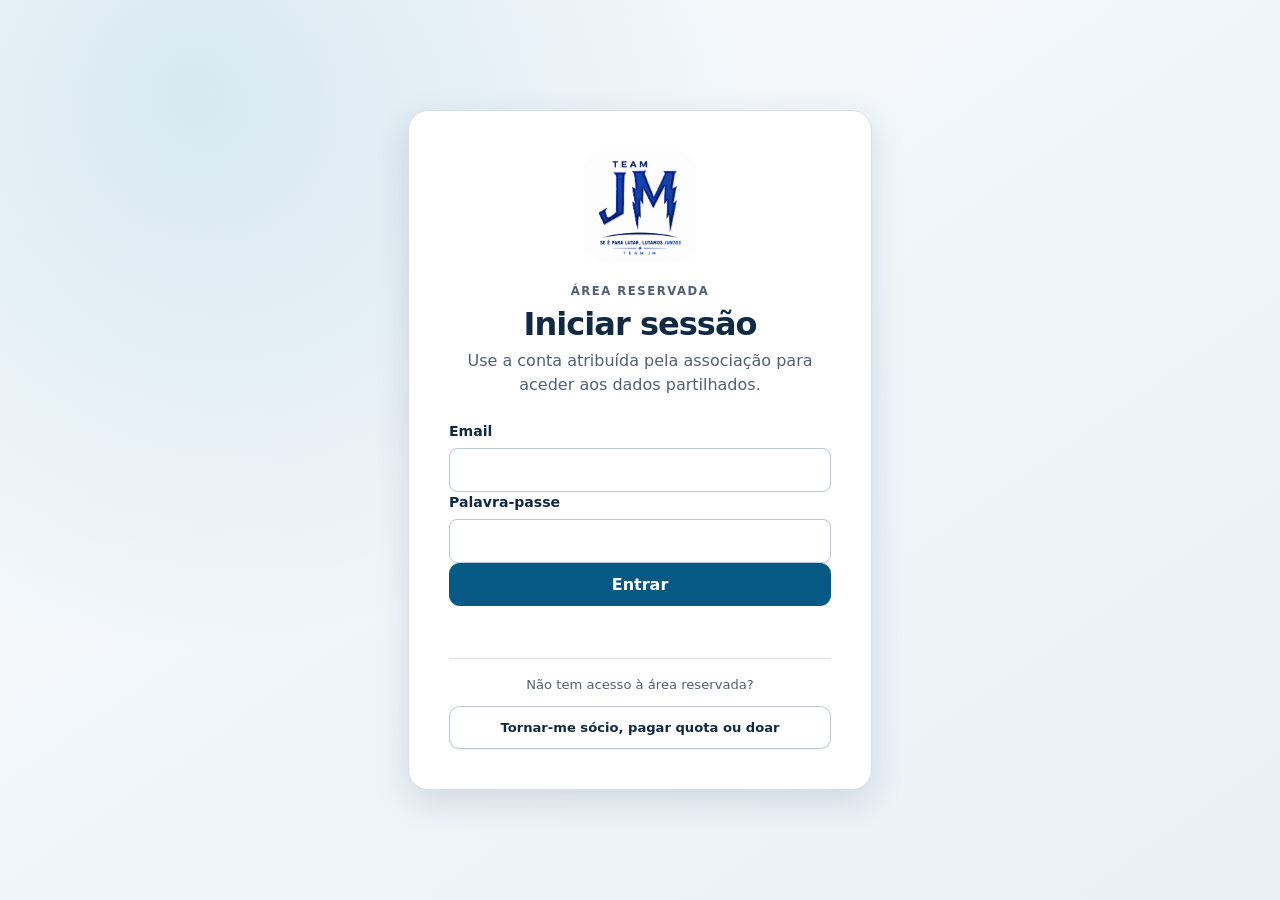
<file: index.html>
<!doctype html>
<html lang="pt-PT">
<head>
  <meta charset="utf-8">
  <meta name="viewport" content="width=device-width, initial-scale=1">
  <meta name="color-scheme" content="light dark">
  <meta name="theme-color" content="#102a43">
  <meta name="referrer" content="no-referrer">
  <meta http-equiv="Content-Security-Policy" content="default-src 'self'; script-src 'self'; style-src 'self' 'unsafe-inline'; img-src 'self' data:; connect-src 'self' https://*.supabase.co wss://*.supabase.co; font-src 'self'; object-src 'none'; base-uri 'self'; form-action 'self'">
  <title>Team JM — Gestão de sócios (UAT v3)</title>
  <script src="theme.js"></script>
  <link rel="stylesheet" href="styles.css">
  <script defer src="vendor/supabase-2.112.4.min.js"></script>
  <script defer src="vendor/xlsx-0.20.3.full.min.js"></script>
  <script defer src="supabase-config.js"></script>
  <script defer src="app.js"></script>
</head>
<body>
  <a class="skip-link" href="#main-content">Saltar para o conteúdo principal</a>

  <noscript>
    <style>#loading-screen { display: none !important; }</style>
    <section class="state-screen">
      <div class="state-card">
        <img class="state-logo" src="assets/JM.png" alt="Team JM">
        <p class="eyebrow">JavaScript necessário</p>
        <h1>Não é possível iniciar a aplicação</h1>
        <p>Ative o JavaScript no navegador e volte a carregar esta página.</p>
      </div>
    </section>
  </noscript>

  <section id="setup-screen" class="state-screen" hidden aria-labelledby="setup-title" aria-live="assertive">
    <div class="state-card state-card--warning">
      <img class="state-logo" src="assets/JM.png" alt="Team JM">
      <p class="eyebrow">Configuração necessária</p>
      <h1 id="setup-title">A aplicação não está pronta</h1>
      <p id="setup-message">Não foi possível validar a ligação segura à base de dados. Contacte o administrador.</p>
      <p class="state-footnote">Por segurança, não serão guardados dados neste navegador.</p>
    </div>
  </section>

  <section id="loading-screen" class="state-screen" aria-label="A iniciar aplicação" aria-live="polite" aria-busy="true">
    <div class="state-card state-card--loading">
      <img class="state-logo" src="assets/JM.png" alt="Team JM">
      <span class="spinner" aria-hidden="true"></span>
      <h1>A iniciar a área reservada</h1>
      <p>A validar a sessão e a ligação segura…</p>
    </div>
  </section>

  <section id="login-screen" class="state-screen" hidden aria-labelledby="login-title">
    <form id="login-form" class="login-card">
      <img class="login-logo" src="assets/JM.png" alt="Team JM">
      <div class="login-heading">
        <p class="eyebrow">Área reservada</p>
        <h1 id="login-title">Iniciar sessão</h1>
        <p>Use a conta atribuída pela associação para aceder aos dados partilhados.</p>
      </div>

      <label class="field" for="login-email">
        <span>Email</span>
        <input id="login-email" name="email" type="email" inputmode="email" autocomplete="username" required>
      </label>
      <label class="field" for="login-password">
        <span>Palavra-passe</span>
        <input id="login-password" name="password" type="password" autocomplete="current-password" required>
      </label>
      <button id="login-button" class="button button-primary button-block" type="submit">Entrar</button>
      <p id="login-error" class="form-message form-message--error" role="alert" aria-live="assertive"></p>
      <div class="public-entry-link">
        <span>Não tem acesso à área reservada?</span>
        <a class="button button-secondary button-block" href="public.html">Tornar-me sócio, pagar quota ou doar</a>
      </div>
    </form>
  </section>

  <div id="app-shell" class="app-shell" hidden>
    <aside class="sidebar" aria-label="Menu da aplicação">
      <div class="brand">
        <img src="assets/JM.png" alt="">
        <div>
          <strong>Team JM</strong>
          <span>Gestão de sócios</span>
        </div>
      </div>

      <nav class="primary-nav" aria-label="Navegação principal">
        <button class="nav-item active" type="button" data-view="dashboard" aria-controls="dashboard-view" aria-current="page">
          <svg viewBox="0 0 24 24" aria-hidden="true"><path d="M4 13h6V4H4v9Zm0 7h6v-5H4v5Zm10 0h6v-9h-6v9Zm0-16v5h6V4h-6Z"/></svg>
          <span>Resumo</span>
        </button>
        <button class="nav-item" type="button" data-view="members" aria-controls="members-view">
          <svg viewBox="0 0 24 24" aria-hidden="true"><path d="M16 11a4 4 0 1 0 0-8 4 4 0 0 0 0 8ZM8 12a4 4 0 1 0 0-8 4 4 0 0 0 0 8Zm8 1c-2.67 0-8 1.34-8 4v3h12v-3c0-1.8-2.42-3-4-4ZM8 14c-3.11 0-6 1.57-6 4v2h4v-3c0-1.17.46-2.15 1.2-2.95A8.9 8.9 0 0 0 8 14Z"/></svg>
          <span>Sócios</span>
        </button>
        <button class="nav-item" type="button" data-view="receipts" aria-controls="receipts-view">
          <svg viewBox="0 0 24 24" aria-hidden="true"><path d="M6 2h12a2 2 0 0 1 2 2v18l-3-2-3 2-3-2-3 2-3-2-3 2V6a4 4 0 0 1 4-4Zm0 2a2 2 0 0 0-2 2v12.26l1-.67 1 .67V4Zm3 3v2h8V7H9Zm0 4v2h8v-2H9Zm0 4v2h5v-2H9Z"/></svg>
          <span>Recibos</span>
        </button>
        <button class="nav-item" type="button" data-view="requests" aria-controls="requests-view" data-role-allow="admin,staff" hidden>
          <svg viewBox="0 0 24 24" aria-hidden="true"><path d="M4 3h16a2 2 0 0 1 2 2v14a2 2 0 0 1-2 2H4a2 2 0 0 1-2-2V5a2 2 0 0 1 2-2Zm0 2v9h4l2 2h4l2-2h4V5H4Zm0 11v3h16v-3h-3.2l-2 2H9.2l-2-2H4Z"/></svg>
          <span>Pedidos <b id="pending-request-count" class="nav-count" hidden>0</b></span>
        </button>
      </nav>

      <div class="account-card">
        <span class="account-avatar" aria-hidden="true">JM</span>
        <div class="account-details">
          <strong id="user-email">—</strong>
          <span id="user-role" class="role-badge">A validar</span>
        </div>
        <button id="logout-button" class="icon-button" type="button" aria-label="Terminar sessão" title="Terminar sessão">
          <svg viewBox="0 0 24 24" aria-hidden="true"><path d="M10 17v2H5V5h5v2h2V3H3v18h9v-4h-2Zm9-6h-8v2h8l-3 3 1.4 1.4L22.8 12l-5.4-5.4L16 8l3 3Z"/></svg>
        </button>
      </div>
    </aside>

    <main id="main-content" class="main-content" tabindex="-1">
      <header class="topbar">
        <div>
          <p class="eyebrow">Associação Team JM</p>
          <h1 id="page-title">Resumo</h1>
        </div>
        <div class="top-actions" aria-label="Ações da página">
          <button id="theme-toggle" class="button button-secondary" type="button" aria-pressed="false" aria-label="Ativar modo escuro" title="Ativar modo escuro">
            <svg class="theme-icon theme-icon--moon" viewBox="0 0 24 24" aria-hidden="true"><path d="M20.7 15.1A8.4 8.4 0 0 1 8.9 3.3 9 9 0 1 0 20.7 15.1ZM12 20a7 7 0 0 1-5.2-11.7 10.4 10.4 0 0 0 8.9 8.9A7 7 0 0 1 12 20Z"/></svg>
            <svg class="theme-icon theme-icon--sun" viewBox="0 0 24 24" aria-hidden="true"><path d="M11 1h2v3h-2V1Zm0 19h2v3h-2v-3ZM3.5 4.9l1.4-1.4L7 5.6 5.6 7 3.5 4.9Zm13.4 13.5 1.4-1.4 2.1 2.1-1.4 1.4-2.1-2.1ZM1 11h3v2H1v-2Zm19 0h3v2h-3v-2ZM3.5 19.1 5.6 17 7 18.4l-2.1 2.1-1.4-1.4ZM16.9 5.6 19 3.5l1.4 1.4L18.4 7l-1.5-1.4ZM12 7a5 5 0 1 1 0 10 5 5 0 0 1 0-10Zm0 2a3 3 0 1 0 0 6 3 3 0 0 0 0-6Z"/></svg>
            <span id="theme-toggle-label">Modo escuro</span>
          </button>
          <button id="import-button" class="button button-secondary" type="button" data-role-allow="admin" hidden>
            <svg viewBox="0 0 24 24" aria-hidden="true"><path d="M11 15h2V8l3 3 1.4-1.4L12 4.2 6.6 9.6 8 11l3-3v7Zm-7 4h16v-5h2v7H2v-7h2v5Z"/></svg>
            Importar
          </button>
          <button id="export-button" class="button button-secondary" type="button" data-role-allow="admin" hidden>
            <svg viewBox="0 0 24 24" aria-hidden="true"><path d="M11 4h2v7l3-3 1.4 1.4-5.4 5.4-5.4-5.4L8 8l3 3V4ZM4 19h16v-5h2v7H2v-7h2v5Z"/></svg>
            Exportar
          </button>
          <button id="new-member-button" class="button button-primary" type="button" data-role-allow="admin,staff" hidden>
            <svg viewBox="0 0 24 24" aria-hidden="true"><path d="M11 5h2v6h6v2h-6v6h-2v-6H5v-2h6V5Z"/></svg>
            Novo sócio
          </button>
          <input id="import-file" type="file" accept=".xlsx,.xls" hidden aria-label="Selecionar ficheiro Excel para importar">
        </div>
      </header>

      <section id="dashboard-view" class="view active-view" aria-labelledby="dashboard-heading">
        <div class="section-heading">
          <div>
            <p class="eyebrow">Visão geral</p>
            <h2 id="dashboard-heading">Estado da associação</h2>
            <p>Acompanhe sócios, quotas e recibos num só lugar.</p>
          </div>
          <label class="compact-field" for="dashboard-year">
            <span>Ano das quotas</span>
            <select id="dashboard-year" name="dashboard-year">
              <option value="2026">2026</option>
              <option value="2027">2027</option>
              <option value="2028">2028</option>
              <option value="2029">2029</option>
              <option value="2030">2030</option>
            </select>
          </label>
        </div>

        <div class="metric-grid" aria-live="polite">
          <article class="metric-card metric-card--blue">
            <span class="metric-label">Sócios ativos</span>
            <strong id="total-members">0</strong>
            <span class="metric-note">registos atuais</span>
          </article>
          <article class="metric-card metric-card--green">
            <span class="metric-label">Quotas pagas</span>
            <strong id="paid-members">0</strong>
            <span id="paid-rate" class="metric-note">0% dos sócios</span>
          </article>
          <article class="metric-card metric-card--red">
            <span class="metric-label">Quotas em falta</span>
            <strong id="unpaid-members">0</strong>
            <span class="metric-note">a regularizar</span>
          </article>
          <article class="metric-card metric-card--amber">
            <span class="metric-label">Sem quota registada</span>
            <strong id="unrecorded-members">0</strong>
            <span class="metric-note">sem estado no ano</span>
          </article>
          <article class="metric-card metric-card--violet">
            <span class="metric-label">Recibos emitidos</span>
            <strong id="receipt-count">0</strong>
            <span class="metric-note">no ano selecionado</span>
          </article>
          <article class="metric-card metric-card--teal">
            <span class="metric-label">Total recebido</span>
            <strong id="received-value">0,00 €</strong>
            <span class="metric-note">recibos do ano</span>
          </article>
        </div>

        <div class="dashboard-grid">
          <section class="panel" aria-labelledby="year-bars-heading">
            <div class="panel-heading">
              <div>
                <h3 id="year-bars-heading">Quotas por ano</h3>
                <p>Comparação dos pagamentos registados.</p>
              </div>
            </div>
            <div id="year-bars" class="year-bars" aria-live="polite"></div>
          </section>

          <section class="panel" aria-labelledby="attention-heading">
            <div class="panel-heading">
              <div>
                <h3 id="attention-heading">Atenção necessária</h3>
                <p>Registos a acompanhar no ano selecionado.</p>
              </div>
              <button class="text-button" type="button" data-view-link="members">Ver sócios</button>
            </div>
            <div id="attention-list" class="attention-list" aria-live="polite"></div>
          </section>
        </div>
      </section>

      <section id="members-view" class="view" aria-labelledby="members-heading" hidden>
        <div class="section-heading section-heading--members">
          <div>
            <p class="eyebrow">Diretório</p>
            <h2 id="members-heading">Listagem de sócios</h2>
            <p>Consulte os registos ativos e removidos.</p>
          </div>
          <div class="filter-grid" role="search">
            <label class="field search-field" for="search-input">
              <span>Pesquisar sócios</span>
              <span class="input-with-icon">
                <svg viewBox="0 0 24 24" aria-hidden="true"><path d="m20.7 19.3-4.2-4.2a7 7 0 1 0-1.4 1.4l4.2 4.2 1.4-1.4ZM5 11a6 6 0 1 1 12 0 6 6 0 0 1-12 0Z"/></svg>
                <input id="search-input" type="search" placeholder="Nome, NIF, contacto ou localidade" autocomplete="off">
              </span>
            </label>
            <label class="field" for="status-filter">
              <span>Filtrar por estado</span>
              <select id="status-filter">
                <option value="all">Todos os ativos</option>
                <option value="Em dia">Quota paga</option>
                <option value="Em falta">Quota em falta</option>
                <option value="empty">Sem quota registada</option>
                <option value="removed">Sócios removidos</option>
              </select>
            </label>
          </div>
        </div>

        <section class="panel table-panel" aria-labelledby="members-count">
          <div class="table-summary">
            <strong id="members-count">0 sócios</strong>
            <span>Estado das quotas em <strong id="table-year">2026</strong></span>
          </div>
          <div class="table-wrap" tabindex="0" role="region" aria-label="Tabela de sócios; desloque horizontalmente para ver todas as colunas">
            <table aria-describedby="members-table-caption">
              <caption id="members-table-caption" class="sr-only">Sócios encontrados e respetivo estado de quota</caption>
              <thead>
                <tr>
                  <th scope="col">N.º</th>
                  <th scope="col">Nome</th>
                  <th scope="col">Contacto</th>
                  <th scope="col">Localidade</th>
                  <th scope="col">Estado</th>
                  <th scope="col">Quota <span id="table-year-header">2026</span></th>
                  <th scope="col"><span class="sr-only">Ações</span></th>
                </tr>
              </thead>
              <tbody id="members-table"></tbody>
            </table>
          </div>
          <div id="empty-state" class="empty-state" hidden>
            <span class="empty-state-icon" aria-hidden="true">+</span>
            <h3>Nenhum sócio encontrado</h3>
            <p>Altere a pesquisa ou adicione um novo registo.</p>
            <button id="empty-new-button" class="button button-primary" type="button" data-role-allow="admin,staff" hidden>Adicionar o primeiro sócio</button>
          </div>
        </section>
      </section>

      <section id="receipts-view" class="view" aria-labelledby="receipts-heading" hidden>
        <div class="section-heading">
          <div>
            <p class="eyebrow">Tesouraria</p>
            <h2 id="receipts-heading">Emitir recibo</h2>
            <p>Revise a pré-visualização, emita o recibo e imprima quando estiver pronto.</p>
          </div>
        </div>

        <div class="receipt-layout">
          <form id="receipt-form" class="panel receipt-form" aria-labelledby="receipt-form-heading">
            <div class="panel-heading">
              <div>
                <h3 id="receipt-form-heading">Dados do recibo</h3>
                <p>Todos os campos assinalados são obrigatórios.</p>
              </div>
            </div>
            <div class="form-grid">
              <label class="field field-wide" for="receipt-member">
                <span id="receipt-member-label">Sócio <b aria-hidden="true">*</b></span>
                <select id="receipt-member" required aria-describedby="receipt-member-help">
                  <option value="">Selecionar sócio</option>
                </select>
                <small id="receipt-member-help" class="field-help">Obrigatório, exceto para donativos de pessoas ou entidades que não sejam sócias.</small>
              </label>
              <label class="field" for="receipt-date">
                <span>Data <b aria-hidden="true">*</b></span>
                <input id="receipt-date" type="date" required>
              </label>
              <label class="field" for="receipt-type">
                <span>Tipo <b aria-hidden="true">*</b></span>
                <select id="receipt-type" required>
                  <option value="Quota">Quota</option>
                  <option value="Inscrição">Inscrição</option>
                  <option value="Donativo">Donativo</option>
                  <option value="Patrocínio">Patrocínio</option>
                  <option value="Outro">Outro</option>
                </select>
              </label>
              <fieldset id="receipt-years-fieldset" class="field field-wide receipt-years-field" aria-describedby="receipt-years-help receipt-paid-years">
                <legend>Anos da quota <b aria-hidden="true">*</b></legend>
                <p id="receipt-years-help" class="receipt-years-help">Selecione um ou mais anos. Os anos já pagos ficam assinalados e não podem ser cobrados novamente.</p>
                <div id="receipt-years-options" class="receipt-years-options" aria-live="polite">
                  <p class="receipt-years-empty">Selecione um sócio para consultar as respetivas quotas.</p>
                </div>
                <p id="receipt-paid-years" class="receipt-paid-years" role="status" aria-live="polite">Selecione um sócio para consultar os anos já pagos.</p>
              </fieldset>
              <label class="field" for="receipt-payment">
                <span>Pagamento <b aria-hidden="true">*</b></span>
                <select id="receipt-payment" required>
                  <option value="Transferência bancária">Transferência bancária</option>
                  <option value="Dinheiro">Dinheiro</option>
                  <option value="MB WAY">MB WAY</option>
                  <option value="Cheque">Cheque</option>
                  <option value="Outro">Outro</option>
                </select>
              </label>
              <label class="field field-wide" for="receipt-name">
                <span>Nome ou entidade <b aria-hidden="true">*</b></span>
                <input id="receipt-name" type="text" maxlength="200" autocomplete="name" required>
              </label>
              <label class="field" for="receipt-nif">
                <span>NIF / NIPC</span>
                <input id="receipt-nif" type="text" maxlength="32" inputmode="numeric" autocomplete="off">
              </label>
              <label class="field" for="receipt-amount">
                <span>Valor (€) <b aria-hidden="true">*</b></span>
                <input id="receipt-amount" type="number" min="0.01" step="0.01" inputmode="decimal" required>
              </label>
              <label class="field field-wide" for="receipt-address">
                <span>Morada <b aria-hidden="true">*</b></span>
                <textarea id="receipt-address" rows="2" maxlength="500" autocomplete="street-address" required></textarea>
              </label>
              <label class="field field-wide" for="receipt-description">
                <span>Descrição / referência <b aria-hidden="true">*</b></span>
                <input id="receipt-description" type="text" maxlength="500" value="Quota" required>
              </label>
            </div>
            <p class="form-hint">Ao emitir uma quota, todos os anos selecionados serão atualizados no registo do sócio. A descrição do recibo identifica também os anos pagos anteriormente.</p>
            <div class="form-actions">
              <button id="issue-receipt-button" class="button button-primary" type="submit" data-role-allow="admin,staff" hidden>Emitir e guardar</button>
              <button id="print-receipt" class="button button-secondary" type="button" disabled>Imprimir recibo</button>
            </div>
          </form>

          <aside class="receipt-preview-panel" aria-labelledby="preview-heading">
            <div class="preview-label">
              <div>
                <p class="eyebrow">Pré-visualização</p>
                <h3 id="preview-heading">Recibo</h3>
              </div>
              <span id="receipt-preview-status" class="status status-neutral">Rascunho</span>
            </div>
            <section id="receipt-print-sheet" class="receipt-print-sheet" aria-label="Pré-visualização do recibo">
              <header class="print-receipt-header">
                <div class="print-brand">
                  <img src="assets/JM.png" alt="Team JM">
                  <div>
                    <strong>ASSOCIAÇÃO TEAM JM</strong>
                    <span>Fundada em 22-05-2026 · NIF: 519 312 724</span>
                    <span>Rua do Centro, 19 · 2440-210 Reguengo do Fetal</span>
                    <span>teamjm29@gmail.com · 963 069 801</span>
                  </div>
                </div>
                <div class="print-receipt-title">
                  <strong>RECIBO</strong>
                  <span>N.º <b id="print-receipt-number">—</b></span>
                  <span id="print-receipt-date">—</span>
                </div>
              </header>
              <div class="print-receipt-rule"></div>
              <div class="print-recipient">
                <div>
                  <span>Recebemos de</span>
                  <strong id="print-receipt-name">Selecione um sócio</strong>
                  <span>NIF / NIPC: <b id="print-receipt-nif">—</b></span>
                  <span class="print-recipient-address">Morada: <b id="print-receipt-address">—</b></span>
                </div>
                <div>
                  <span>Sócio n.º</span>
                  <strong id="print-receipt-member">—</strong>
                </div>
              </div>
              <div class="print-receipt-details">
                <div><span>Tipo</span><strong id="print-receipt-type">Quota</strong></div>
                <div><span>Ano(s) da quota</span><strong id="print-receipt-year">—</strong></div>
                <div><span>Pagamento</span><strong id="print-receipt-payment">Transferência bancária</strong></div>
              </div>
              <div class="print-receipt-amount">
                <div>
                  <span>Descrição / referência</span>
                  <strong id="print-receipt-description">Quota</strong>
                </div>
                <strong id="print-receipt-value">0,00 €</strong>
              </div>
              <p class="print-receipt-declaration">Para os devidos efeitos, declara-se recebido o valor acima indicado.</p>
              <footer>ASSOCIAÇÃO TEAM JM · NIF 519 312 724 · IBAN: PT50 0045 5080 4041 6062 0745 4</footer>
            </section>
          </aside>
        </div>

        <section class="panel history-panel" aria-labelledby="history-heading">
          <div class="panel-heading">
            <div>
              <h3 id="history-heading">Recibos recentes</h3>
              <p>Últimos recibos guardados na base de dados.</p>
            </div>
          </div>
          <div class="table-wrap" tabindex="0" role="region" aria-label="Histórico de recibos; desloque horizontalmente para ver todas as colunas">
            <table>
              <caption class="sr-only">Histórico dos recibos emitidos recentemente</caption>
              <thead>
                <tr>
                  <th scope="col">N.º</th>
                  <th scope="col">Data</th>
                  <th scope="col">N.º sócio</th>
                  <th scope="col">Nome / entidade</th>
                  <th scope="col">Tipo</th>
                  <th scope="col">Ano(s) da quota</th>
                  <th scope="col">Valor</th>
                  <th scope="col"><span class="sr-only">Ações</span></th>
                </tr>
              </thead>
              <tbody id="receipt-history"></tbody>
            </table>
          </div>
        </section>
      </section>

      <section id="requests-view" class="view" aria-labelledby="requests-heading" hidden data-role-allow="admin,staff">
        <div class="section-heading section-heading--members">
          <div>
            <p class="eyebrow">Área reservada</p>
            <h2 id="requests-heading">Pedidos públicos</h2>
            <p>Confirme os dados e o pagamento antes de aprovar cada pedido.</p>
          </div>
          <label class="compact-field" for="request-status-filter">
            <span>Estado</span>
            <select id="request-status-filter">
              <option value="pending">Pendentes</option>
              <option value="all">Todos</option>
              <option value="approved">Aprovados</option>
              <option value="rejected">Rejeitados</option>
            </select>
          </label>
        </div>

        <section class="panel table-panel" aria-labelledby="request-table-summary">
          <div class="table-summary">
            <strong id="request-table-summary">0 pedidos</strong>
            <span class="muted">Os pagamentos são sempre confirmados manualmente.</span>
          </div>
          <div class="table-wrap" tabindex="0" role="region" aria-label="Pedidos públicos; desloque horizontalmente para ver todas as colunas">
            <table>
              <caption class="sr-only">Pedidos de adesão, pagamento de quota e donativo</caption>
              <thead>
                <tr>
                  <th scope="col">Referência</th>
                  <th scope="col">Data</th>
                  <th scope="col">Tipo</th>
                  <th scope="col">Nome / entidade</th>
                  <th scope="col">N.º sócio</th>
                  <th scope="col">Valor</th>
                  <th scope="col">Estado</th>
                  <th scope="col"><span class="sr-only">Ações</span></th>
                </tr>
              </thead>
              <tbody id="public-requests-table"></tbody>
            </table>
          </div>
        </section>
      </section>
    </main>
  </div>

  <div id="member-modal" class="modal-backdrop" hidden aria-hidden="true">
    <section class="modal" role="dialog" aria-modal="true" aria-labelledby="modal-title" aria-describedby="member-modal-description">
      <div class="modal-header">
        <div>
          <p class="eyebrow">Ficha de sócio</p>
          <h2 id="modal-title">Novo sócio</h2>
          <p id="member-modal-description">Preencha os dados e o estado das quotas anuais.</p>
        </div>
        <button id="close-modal" class="icon-button" type="button" aria-label="Fechar ficha de sócio">
          <svg viewBox="0 0 24 24" aria-hidden="true"><path d="m6.7 5.3 5.3 5.3 5.3-5.3 1.4 1.4-5.3 5.3 5.3 5.3-1.4 1.4-5.3-5.3-5.3 5.3-1.4-1.4 5.3-5.3-5.3-5.3 1.4-1.4Z"/></svg>
        </button>
      </div>
      <form id="member-form">
        <input id="member-id" type="hidden">
        <input id="member-updated-at" type="hidden">
        <div class="form-grid">
          <label class="field field-wide" for="member-name">
            <span>Nome completo <b aria-hidden="true">*</b></span>
            <input id="member-name" type="text" autocomplete="name" required>
          </label>
          <label class="field" for="member-contact">
            <span>Contacto</span>
            <input id="member-contact" type="tel" autocomplete="tel">
          </label>
          <label class="field" for="member-nif">
            <span>NIF</span>
            <input id="member-nif" type="text" inputmode="numeric" autocomplete="off">
          </label>
          <label class="field" for="member-locality">
            <span>Localidade</span>
            <input id="member-locality" type="text" autocomplete="address-level2">
          </label>
          <label class="field field-wide" for="member-address">
            <span>Morada completa</span>
            <input id="member-address" type="text" autocomplete="street-address">
          </label>
          <label class="field" for="member-postal">
            <span>Código postal</span>
            <input id="member-postal" type="text" inputmode="numeric" autocomplete="postal-code" placeholder="0000-000">
          </label>
          <label class="field" for="member-email">
            <span>Email</span>
            <input id="member-email" type="email" inputmode="email" autocomplete="email">
          </label>
          <label class="field" for="member-payment-mode">
            <span>Modo de pagamento</span>
            <select id="member-payment-mode">
              <option value="">Selecionar</option>
              <option value="Transferência bancária">Transferência bancária</option>
              <option value="Dinheiro">Dinheiro</option>
              <option value="MB WAY">MB WAY</option>
              <option value="Cheque">Cheque</option>
              <option value="Débito direto">Débito direto</option>
              <option value="Outro">Outro</option>
            </select>
          </label>
          <label class="field" for="member-date">
            <span>Data de inscrição</span>
            <input id="member-date" type="date">
          </label>
          <label class="field field-wide" for="member-notes">
            <span>Observações</span>
            <textarea id="member-notes" rows="3"></textarea>
          </label>
        </div>

        <div class="dues-section">
          <div class="dues-heading">
            <div>
              <h3>Quotas anuais</h3>
              <p>Registe apenas pagamentos confirmados.</p>
            </div>
            <span data-annual-fee>12,00 €</span>
          </div>
          <div id="dues-grid" class="dues-grid"></div>
        </div>

        <div class="modal-actions">
          <div class="destructive-actions">
            <button id="remove-member-button" class="button button-danger" type="button" data-role-allow="admin,staff" hidden>Remover sócio</button>
            <button id="restore-member-button" class="button button-secondary" type="button" data-role-allow="admin,staff" hidden>Restaurar sócio</button>
          </div>
          <div class="primary-actions">
            <button id="cancel-modal" class="button button-secondary" type="button">Cancelar</button>
            <button id="save-member-button" class="button button-primary" type="submit" data-role-allow="admin,staff" hidden>Guardar sócio</button>
          </div>
        </div>
      </form>
    </section>
  </div>

  <div id="import-modal" class="modal-backdrop" hidden aria-hidden="true">
    <section class="modal modal--compact" role="dialog" aria-modal="true" aria-labelledby="import-title" aria-describedby="import-description">
      <div class="modal-header">
        <div>
          <p class="eyebrow">Importação Excel</p>
          <h2 id="import-title">Confirmar importação</h2>
          <p id="import-description">Reveja o ficheiro e escolha como combinar os registos.</p>
        </div>
        <button id="close-import-modal" class="icon-button" type="button" aria-label="Fechar importação">
          <svg viewBox="0 0 24 24" aria-hidden="true"><path d="m6.7 5.3 5.3 5.3 5.3-5.3 1.4 1.4-5.3 5.3 5.3 5.3-1.4 1.4-5.3-5.3-5.3 5.3-1.4-1.4 5.3-5.3-5.3-5.3 1.4-1.4Z"/></svg>
        </button>
      </div>

      <div id="import-summary" class="import-summary" aria-live="polite">
        <span class="spinner spinner--small" aria-hidden="true"></span>
        <p>A analisar o ficheiro…</p>
      </div>
      <div id="import-errors" class="form-message form-message--error import-errors" role="alert" hidden></div>

      <label class="field" for="import-mode">
        <span>Modo de importação</span>
        <select id="import-mode">
          <option value="merge">Combinar com os registos existentes</option>
          <option value="replace">Substituir todos os registos</option>
        </select>
        <small>Combinar atualiza números de sócio existentes e acrescenta os novos.</small>
      </label>

      <div class="danger-zone">
        <strong>Substituição total</strong>
        <p>Esta opção arquiva os sócios que não existam no ficheiro. Para confirmar, escreva <b>SUBSTITUIR</b>.</p>
        <label class="field" for="replace-confirm">
          <span>Confirmação</span>
          <input id="replace-confirm" type="text" autocomplete="off" spellcheck="false" placeholder="SUBSTITUIR" disabled>
        </label>
      </div>

      <div class="modal-actions modal-actions--end">
        <button id="cancel-import" class="button button-secondary" type="button">Cancelar</button>
        <button id="confirm-import-button" class="button button-primary" type="button" disabled>Importar registos</button>
      </div>
    </section>
  </div>

  <div id="request-review-modal" class="modal-backdrop" hidden aria-hidden="true">
    <section class="modal" role="dialog" aria-modal="true" aria-labelledby="request-review-title" aria-describedby="request-review-description">
      <div class="modal-header">
        <div>
          <p class="eyebrow">Revisão de pedido</p>
          <h2 id="request-review-title">Pedido público</h2>
          <p id="request-review-description">Confirme os dados antes de tomar uma decisão.</p>
        </div>
        <button id="close-request-review" class="icon-button" type="button" aria-label="Fechar revisão">
          <svg viewBox="0 0 24 24" aria-hidden="true"><path d="m6.7 5.3 5.3 5.3 5.3-5.3 1.4 1.4-5.3 5.3 5.3 5.3-1.4 1.4-5.3-5.3-5.3 5.3-1.4-1.4 5.3-5.3-5.3-5.3 1.4-1.4Z"/></svg>
        </button>
      </div>

      <input id="request-review-id" type="hidden">
      <div class="request-review-summary">
        <span id="request-review-status" class="status status-neutral">Pendente</span>
        <strong id="request-review-reference">PED-—</strong>
      </div>
      <dl class="request-review-grid">
        <div><dt>Tipo</dt><dd id="request-review-type">—</dd></div>
        <div><dt>Submetido em</dt><dd id="request-review-date">—</dd></div>
        <div><dt>Nome / entidade</dt><dd id="request-review-name">—</dd></div>
        <div><dt>Email</dt><dd id="request-review-email">—</dd></div>
        <div><dt>Contacto</dt><dd id="request-review-contact">—</dd></div>
        <div><dt>NIF / NIPC</dt><dd id="request-review-nif">—</dd></div>
        <div class="request-review-wide"><dt>Morada</dt><dd id="request-review-address">—</dd></div>
        <div><dt>N.º sócio</dt><dd id="request-review-member">—</dd></div>
        <div><dt>Ano da quota</dt><dd id="request-review-year">—</dd></div>
        <div><dt>Valor comunicado</dt><dd id="request-review-amount">—</dd></div>
        <div><dt>Método</dt><dd id="request-review-payment">—</dd></div>
        <div><dt>Data do pagamento</dt><dd id="request-review-payment-date">—</dd></div>
        <div class="request-review-wide"><dt>Referência do pagamento</dt><dd id="request-review-payment-reference">—</dd></div>
        <div class="request-review-wide"><dt>Mensagem</dt><dd id="request-review-message">—</dd></div>
      </dl>

      <label class="field" for="request-review-notes">
        <span>Notas da revisão <small id="request-review-notes-help">Obrigatórias em caso de rejeição.</small></span>
        <textarea id="request-review-notes" rows="3" maxlength="2000"></textarea>
      </label>

      <p id="request-review-warning" class="form-hint"><strong>Atenção:</strong> aprove apenas depois de confirmar os dados e, quando aplicável, o pagamento.</p>
      <div class="modal-actions">
        <button id="reject-public-request" class="button button-danger" type="button">Rejeitar pedido</button>
        <div class="primary-actions">
          <button id="cancel-request-review" class="button button-secondary" type="button">Cancelar</button>
          <button id="approve-public-request" class="button button-primary" type="button">Aprovar pedido</button>
        </div>
      </div>
    </section>
  </div>

  <div id="toast" class="toast" role="status" aria-live="polite" aria-atomic="true"></div>
</body>
</html>
</file>
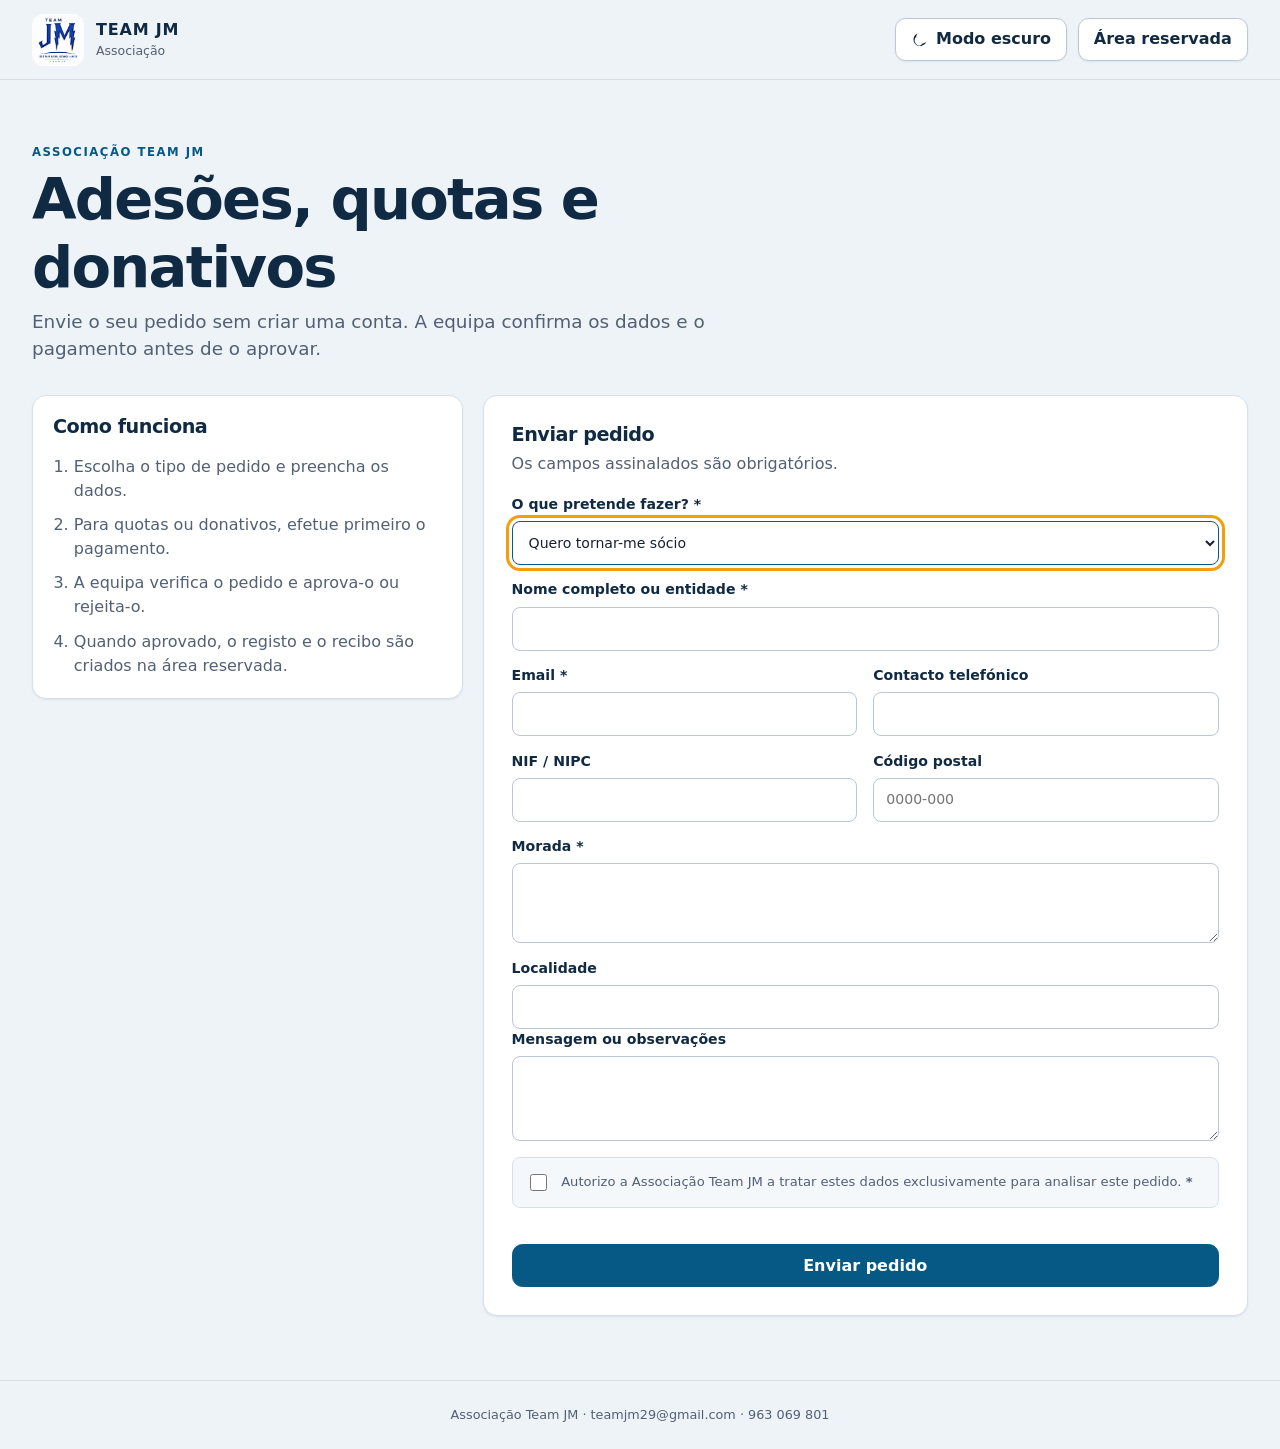
<file: public.html>
<!doctype html>
<html lang="pt-PT">
<head>
  <meta charset="utf-8">
  <meta name="viewport" content="width=device-width, initial-scale=1">
  <meta name="color-scheme" content="light dark">
  <meta name="theme-color" content="#102a43">
  <meta name="referrer" content="no-referrer">
  <meta http-equiv="Content-Security-Policy" content="default-src 'self'; script-src 'self'; style-src 'self' 'unsafe-inline'; img-src 'self' data:; connect-src 'self' https://*.supabase.co wss://*.supabase.co; font-src 'self'; object-src 'none'; base-uri 'self'; form-action 'self'">
  <title>Team JM — Adesões, quotas e donativos</title>
  <script src="theme.js"></script>
  <link rel="stylesheet" href="styles.css">
  <script defer src="vendor/supabase-2.112.4.min.js"></script>
  <script defer src="supabase-config.js"></script>
  <script defer src="public.js"></script>
</head>
<body class="public-page-body">
  <a class="skip-link" href="#public-main">Saltar para o conteúdo principal</a>

  <header class="public-header">
    <a class="public-brand" href="index.html" aria-label="Team JM — voltar à área reservada">
      <img src="assets/JM.png" alt="">
      <div><strong>Team JM</strong><span>Associação</span></div>
    </a>
    <div class="public-header-actions">
      <button id="theme-toggle" class="button button-secondary" type="button" aria-pressed="false" aria-label="Ativar modo escuro" title="Ativar modo escuro">
        <svg class="theme-icon theme-icon--moon" viewBox="0 0 24 24" aria-hidden="true"><path d="M20.7 15.1A8.4 8.4 0 0 1 8.9 3.3 9 9 0 1 0 20.7 15.1ZM12 20a7 7 0 0 1-5.2-11.7 10.4 10.4 0 0 0 8.9 8.9A7 7 0 0 1 12 20Z"/></svg>
        <svg class="theme-icon theme-icon--sun" viewBox="0 0 24 24" aria-hidden="true"><path d="M11 1h2v3h-2V1Zm0 19h2v3h-2v-3ZM3.5 4.9l1.4-1.4L7 5.6 5.6 7 3.5 4.9Zm13.4 13.5 1.4-1.4 2.1 2.1-1.4 1.4-2.1-2.1ZM1 11h3v2H1v-2Zm19 0h3v2h-3v-2ZM3.5 19.1 5.6 17 7 18.4l-2.1 2.1-1.4-1.4ZM16.9 5.6 19 3.5l1.4 1.4L18.4 7l-1.5-1.4ZM12 7a5 5 0 1 1 0 10 5 5 0 0 1 0-10Zm0 2a3 3 0 1 0 0 6 3 3 0 0 0 0-6Z"/></svg>
        <span id="theme-toggle-label">Modo escuro</span>
      </button>
      <a class="button button-secondary" href="index.html">Área reservada</a>
    </div>
  </header>

  <main id="public-main" class="public-main">
    <section class="public-hero" aria-labelledby="public-title">
      <p class="eyebrow">Associação Team JM</p>
      <h1 id="public-title">Adesões, quotas e donativos</h1>
      <p>Envie o seu pedido sem criar uma conta. A equipa confirma os dados e o pagamento antes de o aprovar.</p>
    </section>

    <div class="public-layout">
      <aside class="public-information" aria-label="Informações de pagamento">
        <section class="panel public-info-card">
          <h2>Como funciona</h2>
          <ol>
            <li>Escolha o tipo de pedido e preencha os dados.</li>
            <li>Para quotas ou donativos, efetue primeiro o pagamento.</li>
            <li>A equipa verifica o pedido e aprova-o ou rejeita-o.</li>
            <li>Quando aprovado, o registo e o recibo são criados na área reservada.</li>
          </ol>
        </section>
        <section id="payment-instructions" class="panel public-info-card" hidden>
          <h2>Dados para pagamento</h2>
          <dl class="payment-details">
            <div><dt>IBAN</dt><dd>PT50 0045 5080 4041 6062 0745 4</dd></div>
            <div><dt>MB WAY</dt><dd>963 069 801</dd></div>
            <div><dt>Titular</dt><dd>Associação Team JM</dd></div>
          </dl>
          <p class="form-hint"><strong>Importante:</strong> enviar este formulário não confirma o pagamento. A equipa irá verificá-lo antes da aprovação.</p>
        </section>
      </aside>

      <section class="panel public-form-panel" aria-labelledby="public-form-title">
        <form id="public-request-form">
          <div class="panel-heading">
            <div>
              <h2 id="public-form-title">Enviar pedido</h2>
              <p>Os campos assinalados são obrigatórios.</p>
            </div>
          </div>

          <div class="form-grid">
            <label class="field field-wide" for="public-request-type">
              <span>O que pretende fazer? <b aria-hidden="true">*</b></span>
              <select id="public-request-type" required>
                <option value="membership">Quero tornar-me sócio</option>
                <option value="quota">Quero comunicar o pagamento de uma quota</option>
                <option value="donation">Quero fazer um donativo</option>
              </select>
            </label>

            <label id="public-member-number-field" class="field" for="public-member-number" hidden>
              <span>Número de sócio <b aria-hidden="true">*</b></span>
              <input id="public-member-number" type="number" min="1" step="1" inputmode="numeric">
            </label>
            <label id="public-quota-year-field" class="field" for="public-quota-year" hidden>
              <span>Ano da quota <b aria-hidden="true">*</b></span>
              <select id="public-quota-year"></select>
            </label>

            <label class="field field-wide" for="public-name">
              <span>Nome completo ou entidade <b aria-hidden="true">*</b></span>
              <input id="public-name" type="text" maxlength="200" autocomplete="name" required>
            </label>
            <label class="field" for="public-email">
              <span>Email <b aria-hidden="true">*</b></span>
              <input id="public-email" type="email" maxlength="320" inputmode="email" autocomplete="email" required>
            </label>
            <label class="field" for="public-contact">
              <span>Contacto telefónico</span>
              <input id="public-contact" type="tel" maxlength="64" autocomplete="tel">
            </label>
            <label class="field" for="public-nif">
              <span>NIF / NIPC</span>
              <input id="public-nif" type="text" maxlength="32" inputmode="numeric" autocomplete="off">
            </label>
            <label class="field" for="public-postal">
              <span>Código postal</span>
              <input id="public-postal" type="text" maxlength="32" inputmode="numeric" autocomplete="postal-code" placeholder="0000-000">
            </label>
            <label class="field field-wide" for="public-address">
              <span>Morada <b aria-hidden="true">*</b></span>
              <textarea id="public-address" rows="2" maxlength="500" autocomplete="street-address" required></textarea>
            </label>
            <label class="field field-wide" for="public-locality">
              <span>Localidade</span>
              <input id="public-locality" type="text" maxlength="160" autocomplete="address-level2">
            </label>
          </div>

          <fieldset id="public-payment-fields" class="public-payment-fields" hidden>
            <legend>Pagamento comunicado</legend>
            <div class="form-grid">
              <label class="field" for="public-amount">
                <span>Valor (€) <b aria-hidden="true">*</b></span>
                <input id="public-amount" type="number" min="0.01" step="0.01" inputmode="decimal">
              </label>
              <label class="field" for="public-payment-method">
                <span>Método <b aria-hidden="true">*</b></span>
                <select id="public-payment-method">
                  <option value="Transferência bancária">Transferência bancária</option>
                  <option value="MB WAY">MB WAY</option>
                </select>
              </label>
              <label class="field" for="public-payment-date">
                <span>Data do pagamento <b aria-hidden="true">*</b></span>
                <input id="public-payment-date" type="date">
              </label>
              <label class="field" for="public-payment-reference">
                <span>Referência ou descrição <b aria-hidden="true">*</b></span>
                <input id="public-payment-reference" type="text" maxlength="120" placeholder="Ex.: nome usado na transferência">
              </label>
            </div>
          </fieldset>

          <label class="field field-wide" for="public-message">
            <span>Mensagem ou observações</span>
            <textarea id="public-message" rows="3" maxlength="2000"></textarea>
          </label>

          <div class="public-honeypot" aria-hidden="true">
            <label for="public-website">Website</label>
            <input id="public-website" type="text" tabindex="-1" autocomplete="off">
          </div>

          <label class="consent-field" for="public-consent">
            <input id="public-consent" type="checkbox" required>
            <span>Autorizo a Associação Team JM a tratar estes dados exclusivamente para analisar este pedido. <b aria-hidden="true">*</b></span>
          </label>

          <p id="public-form-message" class="form-message" role="status" aria-live="polite"></p>
          <button id="public-submit-button" class="button button-primary button-block" type="submit">Enviar pedido</button>
        </form>

        <section id="public-success" class="public-success" hidden tabindex="-1" aria-labelledby="public-success-title">
          <div class="public-success-icon" aria-hidden="true">✓</div>
          <p class="eyebrow">Pedido recebido</p>
          <h2 id="public-success-title">Obrigado pelo contacto</h2>
          <p>O pedido ficou pendente de verificação pela equipa.</p>
          <p class="public-reference">Referência: <strong id="public-request-reference">—</strong></p>
          <button id="public-new-request" class="button button-secondary" type="button">Enviar outro pedido</button>
        </section>
      </section>
    </div>
  </main>

  <footer class="public-footer">Associação Team JM · teamjm29@gmail.com · 963 069 801</footer>
</body>
</html>
</file>
<file: styles.css>
:root {
  color-scheme: light;
  --navy-950: #071a2f;
  --navy-900: #102a43;
  --navy-800: #173f5f;
  --blue-700: #075985;
  --blue-600: #0877a6;
  --blue-100: #e0f2fe;
  --blue-50: #f0f9ff;
  --ink: #172033;
  --muted: #526075;
  --soft: #758195;
  --border: #d7e0ea;
  --border-strong: #bac7d5;
  --surface: #ffffff;
  --surface-alt: #f5f8fb;
  --background: #eef3f7;
  --green: #18794e;
  --green-bg: #e7f6ee;
  --red: #b42318;
  --red-bg: #fef0ee;
  --amber: #8a4b08;
  --amber-bg: #fff4d9;
  --violet: #6941c6;
  --violet-bg: #f1ebff;
  --teal: #0f6f6d;
  --teal-bg: #e3f7f5;
  --on-primary: #ffffff;
  --on-danger: #ffffff;
  --primary-hover-bg: #064b70;
  --danger-hover-bg: #8f1c13;
  --topbar-bg: rgb(238 243 247 / 94%);
  --track-bg: #e7edf3;
  --neutral-bg: #edf1f5;
  --removed-row-bg: #faf8fd;
  --removed-text: #5c3b87;
  --field-hover: #7f98ad;
  --button-hover-border: #80a9c2;
  --year-selected-bg: #e7f1fb;
  --paid-border: #91c7af;
  --select-bg: #ffffff;
  --info-border: #b9d9e9;
  --danger-border: #f3b8b2;
  --danger-copy: #70241d;
  --toast-bg: #102a43;
  --modal-close-hover-bg: #102a43;
  --preview-bg: #e4ebf1;
  --state-background: radial-gradient(circle at 15% 10%, rgb(8 119 166 / 13%), transparent 35rem), linear-gradient(145deg, #f8fbfd, #e9f0f6);
  --shadow-sm: 0 1px 2px rgb(16 42 67 / 8%);
  --shadow-md: 0 12px 34px rgb(16 42 67 / 13%);
  --radius-sm: 8px;
  --radius-md: 14px;
  --radius-lg: 20px;
  --focus: #f59e0b;
}

html[data-theme="dark"] {
  color-scheme: dark;
  --navy-900: #e7f1f8;
  --navy-800: #d2e4ef;
  --blue-700: #55c2ee;
  --blue-600: #79cff1;
  --blue-100: #183e55;
  --blue-50: #102c3d;
  --ink: #e7edf3;
  --muted: #afbdc9;
  --soft: #8e9eab;
  --border: #2b4051;
  --border-strong: #405b70;
  --surface: #111f2c;
  --surface-alt: #172938;
  --background: #091520;
  --green: #65d8a0;
  --green-bg: #123a2c;
  --red: #ff9187;
  --red-bg: #421e1d;
  --amber: #ffc66d;
  --amber-bg: #3c2c13;
  --violet: #c7adff;
  --violet-bg: #30254a;
  --teal: #6dd7d3;
  --teal-bg: #123b3a;
  --on-primary: #041722;
  --on-danger: #260706;
  --primary-hover-bg: #83d5f5;
  --danger-hover-bg: #ffaaa3;
  --topbar-bg: rgb(9 21 32 / 94%);
  --track-bg: #243746;
  --neutral-bg: #263846;
  --removed-row-bg: #1d2030;
  --removed-text: #cfb6ff;
  --field-hover: #6f8ba0;
  --button-hover-border: #62b8db;
  --year-selected-bg: #123b50;
  --paid-border: #397a5b;
  --select-bg: #111f2c;
  --info-border: #2d6178;
  --danger-border: #80443e;
  --danger-copy: #ffb1aa;
  --toast-bg: #20394d;
  --modal-close-hover-bg: #355269;
  --preview-bg: #172938;
  --state-background: radial-gradient(circle at 15% 10%, rgb(85 194 238 / 12%), transparent 35rem), linear-gradient(145deg, #0c1b28, #07111b);
  --shadow-sm: 0 1px 3px rgb(0 0 0 / 30%);
  --shadow-md: 0 12px 34px rgb(0 0 0 / 42%);
}

*,
*::before,
*::after {
  box-sizing: border-box;
}

html {
  min-width: 320px;
  background: var(--background);
  scroll-behavior: smooth;
}

body {
  min-height: 100vh;
  margin: 0;
  color: var(--ink);
  background: var(--background);
  font-family: Inter, ui-sans-serif, system-ui, -apple-system, BlinkMacSystemFont, "Segoe UI", sans-serif;
  font-size: 16px;
  line-height: 1.5;
  -webkit-font-smoothing: antialiased;
}

body.modal-open {
  overflow: hidden;
}

button,
input,
select,
textarea {
  color: inherit;
  font: inherit;
}

button,
select {
  cursor: pointer;
}

button:disabled,
input:disabled,
select:disabled {
  cursor: not-allowed;
  opacity: .58;
}

img,
svg {
  display: block;
}

svg {
  fill: currentColor;
}

h1,
h2,
h3,
p {
  margin-top: 0;
}

h1,
h2,
h3 {
  color: var(--navy-900);
  line-height: 1.18;
}

h1 {
  margin-bottom: .35rem;
  font-size: clamp(1.55rem, 3vw, 2rem);
  letter-spacing: -.03em;
}

h2 {
  margin-bottom: .35rem;
  font-size: clamp(1.35rem, 2.5vw, 1.7rem);
  letter-spacing: -.025em;
}

h3 {
  margin-bottom: .25rem;
  font-size: 1.05rem;
}

[hidden] {
  display: none !important;
}

.sr-only {
  position: absolute;
  width: 1px;
  height: 1px;
  padding: 0;
  margin: -1px;
  overflow: hidden;
  clip: rect(0, 0, 0, 0);
  white-space: nowrap;
  border: 0;
}

.skip-link {
  position: fixed;
  z-index: 1000;
  top: .75rem;
  left: .75rem;
  padding: .7rem 1rem;
  color: #fff;
  background: var(--navy-950);
  border-radius: var(--radius-sm);
  transform: translateY(-180%);
  transition: transform .15s ease;
}

.skip-link:focus {
  transform: translateY(0);
}

:focus-visible {
  outline: 3px solid var(--focus);
  outline-offset: 3px;
}

.eyebrow {
  margin-bottom: .3rem;
  color: var(--blue-700);
  font-size: .73rem;
  font-weight: 800;
  letter-spacing: .13em;
  text-transform: uppercase;
}

.state-screen {
  display: grid;
  min-height: 100vh;
  place-items: center;
  padding: 1.25rem;
  background: var(--state-background);
}

.state-card,
.login-card {
  width: min(100%, 29rem);
  padding: clamp(1.5rem, 5vw, 2.5rem);
  text-align: center;
  background: var(--surface);
  border: 1px solid var(--border);
  border-radius: var(--radius-lg);
  box-shadow: var(--shadow-md);
}

.state-card p,
.login-heading p {
  color: var(--muted);
}

.state-logo,
.login-logo {
  width: 7rem;
  height: 7rem;
  margin: 0 auto 1.25rem;
  object-fit: contain;
  border-radius: 1.25rem;
}

.state-card--warning {
  border-top: 5px solid var(--amber);
}

.state-footnote {
  padding-top: 1rem;
  margin: 1rem 0 0;
  border-top: 1px solid var(--border);
  font-size: .9rem;
}

.state-card--loading .spinner {
  margin: 0 auto 1.25rem;
}

.spinner {
  display: inline-block;
  width: 2rem;
  height: 2rem;
  border: 3px solid var(--blue-100);
  border-top-color: var(--blue-700);
  border-radius: 50%;
  animation: spin .8s linear infinite;
}

.spinner--small {
  width: 1.3rem;
  height: 1.3rem;
  border-width: 2px;
}

@keyframes spin {
  to { transform: rotate(360deg); }
}

.login-card {
  text-align: left;
}

.login-heading {
  margin-bottom: 1.5rem;
  text-align: center;
}

.login-heading p:last-child {
  margin-bottom: 0;
}

.public-entry-link {
  display: grid;
  gap: .65rem;
  padding-top: 1rem;
  margin-top: 1rem;
  color: var(--muted);
  border-top: 1px solid var(--border);
  font-size: .82rem;
  text-align: center;
}

.form-message {
  min-height: 1.5rem;
  margin: .75rem 0 0;
  font-size: .9rem;
  font-weight: 650;
}

.form-message--error {
  color: var(--red);
}

.app-shell {
  display: grid;
  grid-template-columns: 16.75rem minmax(0, 1fr);
  min-height: 100vh;
}

.sidebar {
  position: sticky;
  top: 0;
  display: flex;
  flex-direction: column;
  height: 100vh;
  padding: 1.25rem 1rem;
  color: #fff;
  background: var(--navy-950);
  box-shadow: 5px 0 28px rgb(7 26 47 / 14%);
}

.brand {
  display: flex;
  align-items: center;
  gap: .8rem;
  padding: .25rem .45rem 1.4rem;
  border-bottom: 1px solid rgb(255 255 255 / 13%);
}

.brand img {
  width: 3.25rem;
  height: 3.25rem;
  object-fit: contain;
  background: #fff;
  border-radius: .8rem;
}

.brand strong,
.brand span {
  display: block;
}

.brand strong {
  font-size: 1.05rem;
  letter-spacing: .06em;
  text-transform: uppercase;
}

.brand span {
  margin-top: .1rem;
  color: #b8c9d9;
  font-size: .83rem;
}

.primary-nav {
  display: grid;
  gap: .4rem;
  margin-top: 1.35rem;
}

.nav-item {
  display: flex;
  width: 100%;
  min-height: 2.9rem;
  align-items: center;
  gap: .8rem;
  padding: .7rem .8rem;
  color: #d7e3ee;
  background: transparent;
  border: 1px solid transparent;
  border-radius: .65rem;
  font-weight: 700;
  text-align: left;
}

.nav-item svg {
  width: 1.25rem;
  height: 1.25rem;
  flex: 0 0 auto;
}

.nav-count {
  display: inline-grid;
  min-width: 1.25rem;
  height: 1.25rem;
  padding: 0 .3rem;
  margin-left: .25rem;
  color: var(--navy-950);
  background: #ffd27d;
  border-radius: 999px;
  place-items: center;
  font-size: .65rem;
  font-weight: 900;
}

.nav-item:hover {
  color: #fff;
  background: rgb(255 255 255 / 8%);
}

.nav-item.active,
.nav-item[aria-current="page"] {
  color: var(--on-primary);
  background: var(--blue-700);
  border-color: rgb(255 255 255 / 12%);
}

.account-card {
  display: grid;
  grid-template-columns: auto minmax(0, 1fr) auto;
  align-items: center;
  gap: .65rem;
  padding: .8rem;
  margin-top: auto;
  background: rgb(255 255 255 / 7%);
  border: 1px solid rgb(255 255 255 / 12%);
  border-radius: .8rem;
}

.account-avatar {
  display: grid;
  width: 2.35rem;
  height: 2.35rem;
  color: var(--navy-950);
  background: #d5f0f8;
  border-radius: 50%;
  place-items: center;
  font-size: .76rem;
  font-weight: 900;
}

.account-details {
  min-width: 0;
}

.account-details strong {
  display: block;
  overflow: hidden;
  font-size: .78rem;
  text-overflow: ellipsis;
  white-space: nowrap;
}

.role-badge {
  display: inline-flex;
  padding: .12rem .42rem;
  margin-top: .28rem;
  color: #dceaf5;
  background: rgb(255 255 255 / 10%);
  border-radius: 999px;
  font-size: .68rem;
  font-weight: 800;
}

.icon-button {
  display: inline-grid;
  width: 2.6rem;
  height: 2.6rem;
  padding: 0;
  color: inherit;
  background: transparent;
  border: 1px solid transparent;
  border-radius: var(--radius-sm);
  place-items: center;
}

.icon-button:hover {
  background: rgb(255 255 255 / 10%);
  border-color: rgb(255 255 255 / 20%);
}

.icon-button svg {
  width: 1.3rem;
  height: 1.3rem;
}

.main-content {
  min-width: 0;
  padding: 0 clamp(1rem, 3vw, 2.5rem) 3rem;
}

.topbar {
  position: sticky;
  z-index: 20;
  top: 0;
  display: flex;
  min-height: 6.2rem;
  align-items: center;
  justify-content: space-between;
  gap: 1rem;
  padding: 1.15rem 0;
  background: var(--topbar-bg);
  border-bottom: 1px solid var(--border);
  backdrop-filter: blur(12px);
}

.topbar h1,
.topbar p {
  margin-bottom: 0;
}

.top-actions,
.form-actions,
.primary-actions,
.destructive-actions {
  display: flex;
  flex-wrap: wrap;
  gap: .65rem;
}

.button {
  display: inline-flex;
  min-height: 2.7rem;
  align-items: center;
  justify-content: center;
  gap: .45rem;
  padding: .62rem .95rem;
  border: 1px solid transparent;
  border-radius: .65rem;
  font-weight: 750;
  line-height: 1.15;
  text-decoration: none;
  transition: background-color .15s ease, border-color .15s ease, transform .15s ease;
}

.button:not(:disabled):active {
  transform: translateY(1px);
}

.button svg {
  width: 1.1rem;
  height: 1.1rem;
}

.theme-icon--sun {
  display: none;
}

html[data-theme="dark"] .theme-icon--moon {
  display: none;
}

html[data-theme="dark"] .theme-icon--sun {
  display: block;
}

.button-primary {
  color: var(--on-primary);
  background: var(--blue-700);
  border-color: var(--blue-700);
}

.button-primary:hover:not(:disabled) {
  background: var(--primary-hover-bg);
  border-color: var(--primary-hover-bg);
}

.button-secondary {
  color: var(--navy-900);
  background: var(--surface);
  border-color: var(--border-strong);
  box-shadow: var(--shadow-sm);
}

.button-secondary:hover:not(:disabled) {
  background: var(--blue-50);
  border-color: var(--button-hover-border);
}

.button-danger {
  color: var(--on-danger);
  background: var(--red);
  border-color: var(--red);
}

.button-danger:hover:not(:disabled) {
  background: var(--danger-hover-bg);
}

.button-block {
  width: 100%;
}

.view {
  max-width: 92rem;
  margin: 0 auto;
  padding-top: 2rem;
}

.section-heading {
  display: flex;
  align-items: end;
  justify-content: space-between;
  gap: 1.25rem;
  margin-bottom: 1.4rem;
}

.section-heading p:last-child,
.panel-heading p,
.table-summary span,
.form-hint,
.dues-heading p,
.modal-header p {
  margin-bottom: 0;
  color: var(--muted);
}

.compact-field,
.field {
  display: grid;
  gap: .38rem;
  color: var(--navy-900);
  font-size: .88rem;
  font-weight: 720;
}

.compact-field select,
.field input,
.field select,
.field textarea {
  width: 100%;
  min-height: 2.75rem;
  padding: .62rem .75rem;
  color: var(--ink);
  background: var(--surface);
  border: 1px solid var(--border-strong);
  border-radius: var(--radius-sm);
  font-weight: 500;
}

.field textarea {
  min-height: 5rem;
  resize: vertical;
}

.field input:hover,
.field select:hover,
.field textarea:hover,
.compact-field select:hover {
  border-color: var(--field-hover);
}

.field input:focus,
.field select:focus,
.field textarea:focus,
.compact-field select:focus {
  border-color: var(--blue-700);
}

.field small {
  color: var(--muted);
  font-size: .78rem;
  font-weight: 500;
}

.metric-grid {
  display: grid;
  grid-template-columns: repeat(6, minmax(0, 1fr));
  gap: .9rem;
  margin-bottom: 1.25rem;
}

.metric-card {
  position: relative;
  min-height: 9.2rem;
  overflow: hidden;
  padding: 1.1rem;
  background: var(--surface);
  border: 1px solid var(--border);
  border-top: 4px solid var(--blue-700);
  border-radius: var(--radius-md);
  box-shadow: var(--shadow-sm);
}

.metric-card::after {
  position: absolute;
  right: -1.8rem;
  bottom: -2.3rem;
  width: 6rem;
  height: 6rem;
  background: currentColor;
  border-radius: 50%;
  content: "";
  opacity: .055;
}

.metric-card--green { color: var(--green); border-top-color: var(--green); }
.metric-card--red { color: var(--red); border-top-color: var(--red); }
.metric-card--amber { color: var(--amber); border-top-color: var(--amber); }
.metric-card--violet { color: var(--violet); border-top-color: var(--violet); }
.metric-card--teal { color: var(--teal); border-top-color: var(--teal); }

.metric-label,
.metric-note {
  display: block;
}

.metric-label {
  min-height: 2.5em;
  color: var(--muted);
  font-size: .78rem;
  font-weight: 750;
}

.metric-card strong {
  display: block;
  margin: .35rem 0 .1rem;
  color: currentColor;
  font-size: clamp(1.5rem, 2.8vw, 2rem);
  letter-spacing: -.04em;
}

.metric-card--blue strong {
  color: var(--blue-700);
}

.metric-note {
  color: var(--muted);
  font-size: .76rem;
}

.dashboard-grid {
  display: grid;
  grid-template-columns: minmax(0, 1.2fr) minmax(19rem, .8fr);
  gap: 1.25rem;
}

.panel,
.receipt-preview-panel {
  background: var(--surface);
  border: 1px solid var(--border);
  border-radius: var(--radius-md);
  box-shadow: var(--shadow-sm);
}

.panel {
  padding: 1.25rem;
}

.panel-heading,
.preview-label,
.dues-heading {
  display: flex;
  align-items: flex-start;
  justify-content: space-between;
  gap: 1rem;
  margin-bottom: 1.1rem;
}

.text-button {
  padding: .25rem;
  color: var(--blue-700);
  background: none;
  border: 0;
  font-weight: 800;
  white-space: nowrap;
}

.text-button:hover {
  color: var(--navy-900);
  text-decoration: underline;
}

.year-bars {
  display: grid;
  gap: .95rem;
  min-height: 12rem;
}

.bar-row,
.year-bar-row {
  display: grid;
  grid-template-columns: 3.2rem minmax(5rem, 1fr) 5rem;
  align-items: center;
  gap: .7rem;
  font-size: .82rem;
  font-weight: 750;
}

.bar-track,
.year-bar-track {
  height: .72rem;
  overflow: hidden;
  background: var(--track-bg);
  border-radius: 999px;
}

.bar-fill,
.year-bar-fill {
  min-width: 0;
  height: 100%;
  background: linear-gradient(90deg, var(--blue-700), #28a0bd);
  border-radius: inherit;
}

.bar-value,
.year-bar-row > strong {
  color: var(--muted);
  text-align: right;
}

.attention-list {
  display: grid;
  min-height: 12rem;
  align-content: start;
}

.attention-item {
  display: flex;
  align-items: center;
  justify-content: space-between;
  gap: 1rem;
  padding: .8rem 0;
  border-bottom: 1px solid var(--border);
}

.attention-item:last-child {
  border-bottom: 0;
}

.attention-item .muted {
  display: block;
  font-size: .78rem;
}

.member-name {
  color: var(--navy-900);
  font-weight: 750;
}

.member-meta {
  color: var(--muted);
  font-size: .78rem;
}

.status {
  display: inline-flex;
  align-items: center;
  padding: .25rem .55rem;
  border-radius: 999px;
  font-size: .72rem;
  font-weight: 850;
  white-space: nowrap;
}

.status-paid { color: var(--green); background: var(--green-bg); }
.status-unpaid { color: var(--red); background: var(--red-bg); }
.status-empty,
.status-neutral { color: var(--muted); background: var(--neutral-bg); }
.status-removed { color: var(--removed-text); background: var(--violet-bg); }
.status-emdia { color: var(--green); background: var(--green-bg); }
.status-emfalta { color: var(--red); background: var(--red-bg); }
.status-semdados { color: var(--muted); background: var(--neutral-bg); }
.status-removido { color: var(--removed-text); background: var(--violet-bg); }
.status-request-pending { color: var(--amber); background: var(--amber-bg); }
.status-request-approved { color: var(--green); background: var(--green-bg); }
.status-request-rejected { color: var(--red); background: var(--red-bg); }

.muted {
  color: var(--muted);
}

.section-heading--members {
  align-items: start;
}

.filter-grid {
  display: grid;
  grid-template-columns: minmax(16rem, 1.5fr) minmax(11rem, 1fr);
  gap: .75rem;
  width: min(100%, 37rem);
}

.input-with-icon {
  position: relative;
  display: block;
}

.input-with-icon svg {
  position: absolute;
  top: 50%;
  left: .75rem;
  width: 1.1rem;
  height: 1.1rem;
  color: var(--muted);
  pointer-events: none;
  transform: translateY(-50%);
}

.input-with-icon input {
  padding-left: 2.35rem;
}

.table-panel,
.history-panel {
  padding: 0;
  overflow: hidden;
}

.table-summary {
  display: flex;
  align-items: center;
  justify-content: space-between;
  gap: 1rem;
  padding: 1rem 1.25rem;
  border-bottom: 1px solid var(--border);
}

.table-wrap {
  overflow-x: auto;
  overscroll-behavior-inline: contain;
}

table {
  width: 100%;
  border-collapse: collapse;
  font-size: .88rem;
}

th,
td {
  padding: .82rem 1rem;
  border-bottom: 1px solid var(--border);
  text-align: left;
  vertical-align: middle;
}

th {
  color: var(--navy-800);
  background: var(--surface-alt);
  font-size: .73rem;
  font-weight: 850;
  letter-spacing: .035em;
  text-transform: uppercase;
  white-space: nowrap;
}

tbody tr:hover {
  background: var(--blue-50);
}

tbody tr.removed-row {
  background: var(--removed-row-bg);
}

tbody tr.removed-row td {
  color: var(--muted);
}

tbody tr:last-child td {
  border-bottom: 0;
}

.row-action {
  min-height: 2.25rem;
  padding: .4rem .7rem;
  color: var(--blue-700);
  background: var(--surface);
  border: 1px solid var(--border-strong);
  border-radius: .5rem;
  font-size: .8rem;
  font-weight: 800;
}

.row-action:hover {
  color: var(--on-primary);
  background: var(--blue-700);
  border-color: var(--blue-700);
}

.empty-state {
  padding: 3.5rem 1rem;
  color: var(--muted);
  text-align: center;
}

.empty-state h3 {
  margin: .8rem 0 .3rem;
}

.empty-state p {
  margin-bottom: 1rem;
}

.empty-state-icon {
  display: grid;
  width: 3.4rem;
  height: 3.4rem;
  margin: 0 auto;
  color: var(--blue-700);
  background: var(--blue-100);
  border-radius: 50%;
  place-items: center;
  font-size: 1.8rem;
  font-weight: 400;
}

.receipt-layout {
  display: grid;
  grid-template-columns: minmax(22rem, .8fr) minmax(32rem, 1.2fr);
  align-items: start;
  gap: 1.25rem;
}

.form-grid {
  display: grid;
  grid-template-columns: repeat(2, minmax(0, 1fr));
  gap: .9rem 1rem;
}

.field-wide {
  grid-column: 1 / -1;
}

.receipt-years-field {
  min-width: 0;
  padding: .85rem;
  margin: 0;
  background: var(--blue-50);
  border: 1px solid var(--border-strong);
  border-radius: var(--radius-sm);
}

.receipt-years-field legend {
  padding: 0 .25rem;
  color: var(--navy-900);
  font-size: .88rem;
  font-weight: 720;
}

.receipt-years-help,
.receipt-paid-years,
.receipt-years-empty {
  margin: 0;
  color: var(--muted);
  font-size: .78rem;
  font-weight: 500;
}

.receipt-years-options {
  display: grid;
  grid-template-columns: repeat(auto-fit, minmax(8.5rem, 1fr));
  gap: .55rem;
  min-height: 2.75rem;
}

.receipt-years-empty {
  align-self: center;
  grid-column: 1 / -1;
  padding: .6rem .7rem;
  background: var(--surface);
  border: 1px dashed var(--border-strong);
  border-radius: var(--radius-sm);
}

.receipt-year-option {
  display: flex;
  align-items: center;
  gap: .55rem;
  min-height: 2.75rem;
  padding: .55rem .65rem;
  color: var(--navy-900);
  background: var(--surface);
  border: 1px solid var(--border-strong);
  border-radius: var(--radius-sm);
  cursor: pointer;
  font-size: .84rem;
  font-weight: 750;
  transition: border-color .16s ease, box-shadow .16s ease, background-color .16s ease;
}

.receipt-year-option:hover {
  border-color: var(--field-hover);
}

.receipt-year-option:has(.receipt-year-checkbox:checked) {
  background: var(--year-selected-bg);
  border-color: var(--blue-700);
  box-shadow: inset 0 0 0 1px var(--blue-700);
}

.receipt-year-option--paid {
  color: var(--green);
  background: var(--green-bg);
  border-color: var(--paid-border);
  cursor: not-allowed;
}

.field .receipt-year-checkbox {
  flex: 0 0 auto;
  width: 1.05rem;
  min-height: 1.05rem;
  height: 1.05rem;
  padding: 0;
  margin: 0;
  accent-color: var(--blue-700);
  background: transparent;
  border: 0;
  border-radius: .2rem;
}

.field .receipt-year-checkbox:focus-visible {
  outline: 3px solid var(--focus);
  outline-offset: 3px;
}

.receipt-years-field:disabled .receipt-year-option,
.receipt-year-option:has(.receipt-year-checkbox:disabled) {
  opacity: .68;
  cursor: not-allowed;
}

.receipt-paid-years {
  padding-top: .55rem;
  border-top: 1px solid var(--border);
}

.form-hint {
  padding: .8rem;
  margin: 1rem 0;
  background: var(--blue-50);
  border-left: 4px solid var(--blue-700);
  border-radius: .3rem;
  font-size: .83rem;
}

.receipt-preview-panel {
  padding: 1rem;
  overflow: hidden;
  background: var(--preview-bg);
}

.preview-label {
  align-items: center;
  padding: 0 .25rem;
}

.preview-label h3,
.preview-label p {
  margin-bottom: 0;
}

.receipt-print-sheet {
  --navy-900: #102a43;
  min-height: 31rem;
  padding: clamp(1rem, 3vw, 2rem);
  color: #172033;
  background: #fff;
  border: 1px solid #cad3dc;
  box-shadow: 0 8px 24px rgb(16 42 67 / 12%);
}

.print-receipt-header {
  display: flex;
  justify-content: space-between;
  gap: 1rem;
}

.print-brand {
  display: flex;
  gap: .8rem;
}

.print-brand img {
  width: 4rem;
  height: 4rem;
  object-fit: contain;
}

.print-brand strong,
.print-brand span,
.print-receipt-title strong,
.print-receipt-title span {
  display: block;
}

.print-brand strong {
  margin-bottom: .3rem;
  color: var(--navy-900);
  font-size: .82rem;
}

.print-brand span {
  color: #435366;
  font-size: .62rem;
  line-height: 1.45;
}

.print-receipt-title {
  flex: 0 0 auto;
  color: #435366;
  font-size: .72rem;
  text-align: right;
}

.print-receipt-title strong {
  color: var(--navy-900);
  font-size: 1.25rem;
  letter-spacing: .08em;
}

.print-receipt-rule {
  height: 3px;
  margin: 1.25rem 0;
  background: var(--navy-900);
}

.print-recipient,
.print-receipt-details,
.print-receipt-amount {
  display: grid;
  gap: 1rem;
}

.print-recipient {
  grid-template-columns: 1fr auto;
  padding-bottom: 1.15rem;
}

.print-recipient > div,
.print-receipt-details > div,
.print-receipt-amount > div {
  display: grid;
  gap: .22rem;
}

.print-recipient span,
.print-receipt-details span,
.print-receipt-amount span {
  color: #5d6878;
  font-size: .67rem;
  text-transform: uppercase;
}

.print-recipient strong {
  font-size: .88rem;
}

.print-recipient-address {
  text-transform: none !important;
}

.print-recipient-address b {
  white-space: pre-line;
}

.print-receipt-details {
  grid-template-columns: repeat(3, 1fr);
  padding: .9rem;
  background: #f1f4f7;
  border-radius: .35rem;
}

.print-receipt-details strong {
  font-size: .78rem;
}

.print-receipt-amount {
  grid-template-columns: 1fr auto;
  align-items: center;
  padding: 1.25rem 0;
  border-bottom: 1px solid #cbd5df;
}

.print-receipt-amount > strong {
  color: var(--navy-900);
  font-size: 1.35rem;
}

.print-receipt-declaration {
  margin: 1.4rem 0 3rem;
  color: #435366;
  font-size: .72rem;
}

.receipt-print-sheet footer {
  padding-top: .75rem;
  color: #5d6878;
  border-top: 1px solid #cbd5df;
  font-size: .58rem;
  text-align: center;
}

.history-panel {
  margin-top: 1.25rem;
}

.history-panel .panel-heading {
  padding: 1.1rem 1.25rem;
  margin-bottom: 0;
}

.modal-backdrop {
  position: fixed;
  z-index: 100;
  inset: 0;
  display: grid;
  overflow-y: auto;
  padding: 1.25rem;
  background: rgb(7 26 47 / 72%);
  place-items: center;
}

.modal {
  width: min(100%, 54rem);
  max-height: calc(100vh - 2.5rem);
  overflow-y: auto;
  padding: clamp(1.2rem, 3vw, 1.75rem);
  background: var(--surface);
  border-radius: var(--radius-lg);
  box-shadow: 0 24px 80px rgb(7 26 47 / 32%);
}

.modal--compact {
  width: min(100%, 36rem);
}

.modal-header {
  display: flex;
  align-items: flex-start;
  justify-content: space-between;
  gap: 1rem;
  padding-bottom: 1rem;
  margin-bottom: 1.25rem;
  border-bottom: 1px solid var(--border);
}

.modal-header h2 {
  margin-bottom: .25rem;
}

.modal-header .icon-button {
  flex: 0 0 auto;
  color: var(--navy-900);
  background: var(--surface-alt);
  border-color: var(--border);
}

.modal-header .icon-button:hover {
  color: #fff;
  background: var(--modal-close-hover-bg);
}

.dues-section {
  margin-top: 1.5rem;
}

.dues-heading {
  align-items: center;
  padding-bottom: .75rem;
  border-bottom: 1px solid var(--border);
}

.dues-heading > span {
  color: var(--muted);
  font-size: .8rem;
  font-weight: 750;
}

.dues-grid {
  display: grid;
  grid-template-columns: repeat(5, minmax(0, 1fr));
  gap: .65rem;
}

.due-item {
  display: grid;
  gap: .35rem;
}

.due-item label {
  color: var(--navy-900);
  font-size: .8rem;
  font-weight: 800;
}

.due-item select {
  width: 100%;
  min-height: 2.6rem;
  padding: .5rem;
  background: var(--select-bg);
  border: 1px solid var(--border-strong);
  border-radius: var(--radius-sm);
}

.modal-actions {
  display: flex;
  align-items: center;
  justify-content: space-between;
  gap: 1rem;
  padding-top: 1.2rem;
  margin-top: 1.4rem;
  border-top: 1px solid var(--border);
}

.modal-actions--end {
  justify-content: flex-end;
}

.request-review-summary {
  display: flex;
  align-items: center;
  justify-content: space-between;
  gap: 1rem;
  padding: .8rem;
  margin-bottom: 1rem;
  background: var(--surface-alt);
  border: 1px solid var(--border);
  border-radius: var(--radius-sm);
}

.request-review-summary > strong {
  color: var(--navy-900);
}

.request-review-grid {
  display: grid;
  grid-template-columns: repeat(2, minmax(0, 1fr));
  gap: .75rem;
  margin: 0 0 1.25rem;
}

.request-review-grid > div {
  min-width: 0;
  padding: .7rem .8rem;
  background: var(--surface-alt);
  border: 1px solid var(--border);
  border-radius: var(--radius-sm);
}

.request-review-grid .request-review-wide {
  grid-column: 1 / -1;
}

.request-review-grid dt {
  margin-bottom: .2rem;
  color: var(--muted);
  font-size: .68rem;
  font-weight: 850;
  letter-spacing: .05em;
  text-transform: uppercase;
}

.request-review-grid dd {
  margin: 0;
  color: var(--ink);
  font-size: .88rem;
  font-weight: 650;
  overflow-wrap: anywhere;
  white-space: pre-line;
}

.import-summary {
  display: flex;
  flex-wrap: wrap;
  min-height: 4rem;
  align-items: center;
  gap: .8rem;
  padding: .9rem;
  margin-bottom: 1rem;
  background: var(--blue-50);
  border: 1px solid var(--info-border);
  border-radius: var(--radius-sm);
}

.import-summary p {
  margin: 0;
  color: var(--navy-900);
  font-size: .9rem;
}

.import-summary > strong,
.import-preview-list {
  flex-basis: 100%;
}

.import-summary > span {
  color: var(--muted);
  font-size: .82rem;
}

.import-preview-list {
  display: grid;
  gap: .22rem;
  max-height: 10rem;
  padding: .65rem 0 0 1.2rem;
  margin: .2rem 0 0;
  overflow-y: auto;
  color: var(--ink);
  font-size: .82rem;
}

.import-errors {
  min-height: 0;
  max-height: 9rem;
  overflow: auto;
  padding: .8rem;
  margin: 0 0 1rem;
  background: var(--red-bg);
  border: 1px solid var(--danger-border);
  border-radius: var(--radius-sm);
}

.danger-zone {
  padding: 1rem;
  margin-top: 1rem;
  background: var(--red-bg);
  border: 1px solid var(--danger-border);
  border-radius: var(--radius-sm);
}

.danger-zone > strong {
  color: var(--red);
}

.danger-zone > p {
  margin: .3rem 0 .8rem;
  color: var(--danger-copy);
  font-size: .85rem;
}

.toast {
  position: fixed;
  z-index: 200;
  right: 1.25rem;
  bottom: 1.25rem;
  width: min(calc(100% - 2.5rem), 25rem);
  padding: .85rem 1rem;
  color: #fff;
  background: var(--toast-bg);
  border: 1px solid rgb(255 255 255 / 20%);
  border-radius: .7rem;
  box-shadow: var(--shadow-md);
  opacity: 0;
  pointer-events: none;
  transform: translateY(1rem);
  transition: opacity .18s ease, transform .18s ease;
}

.toast.show,
.toast.toast--visible,
.toast.visible {
  opacity: 1;
  transform: translateY(0);
}

.toast.toast--error,
.toast.toast-error {
  background: #7d1b14;
}

.public-page-body {
  min-height: 100vh;
}

.public-header {
  position: sticky;
  z-index: 20;
  top: 0;
  display: flex;
  min-height: 5rem;
  align-items: center;
  justify-content: space-between;
  gap: 1rem;
  padding: .75rem max(1rem, calc((100% - 76rem) / 2));
  background: var(--topbar-bg);
  border-bottom: 1px solid var(--border);
  backdrop-filter: blur(12px);
}

.public-brand {
  display: flex;
  align-items: center;
  gap: .75rem;
  color: var(--ink);
  text-decoration: none;
}

.public-brand img {
  width: 3.25rem;
  height: 3.25rem;
  object-fit: contain;
  background: #fff;
  border-radius: .75rem;
}

.public-brand strong,
.public-brand span {
  display: block;
}

.public-brand strong {
  color: var(--navy-900);
  letter-spacing: .05em;
  text-transform: uppercase;
}

.public-brand span {
  color: var(--muted);
  font-size: .78rem;
}

.public-header-actions {
  display: flex;
  flex-wrap: wrap;
  justify-content: flex-end;
  gap: .65rem;
}

.public-main {
  width: min(calc(100% - 2rem), 76rem);
  margin: 0 auto;
  padding: clamp(2rem, 5vw, 4.5rem) 0 4rem;
}

.public-hero {
  width: min(100%, 48rem);
  margin-bottom: 2rem;
}

.public-hero h1 {
  font-size: clamp(2rem, 5vw, 3.6rem);
}

.public-hero > p:last-child {
  margin: 0;
  color: var(--muted);
  font-size: clamp(1rem, 2vw, 1.15rem);
}

.public-layout {
  display: grid;
  grid-template-columns: minmax(18rem, .72fr) minmax(30rem, 1.28fr);
  align-items: start;
  gap: 1.25rem;
}

.public-information {
  position: sticky;
  top: 6.25rem;
  display: grid;
  gap: 1rem;
}

.public-info-card h2,
.public-form-panel h2 {
  font-size: 1.2rem;
}

.public-info-card ol {
  display: grid;
  gap: .65rem;
  padding-left: 1.3rem;
  margin: 1rem 0 0;
  color: var(--muted);
}

.payment-details {
  display: grid;
  gap: .65rem;
  margin: 1rem 0;
}

.payment-details > div {
  padding: .65rem .75rem;
  background: var(--surface-alt);
  border: 1px solid var(--border);
  border-radius: var(--radius-sm);
}

.payment-details dt {
  color: var(--muted);
  font-size: .7rem;
  font-weight: 800;
  letter-spacing: .06em;
  text-transform: uppercase;
}

.payment-details dd {
  margin: .2rem 0 0;
  color: var(--navy-900);
  font-size: .9rem;
  font-weight: 800;
  overflow-wrap: anywhere;
}

.public-form-panel {
  padding: clamp(1.15rem, 3vw, 1.75rem);
}

.public-payment-fields {
  padding: 1rem;
  margin: 1.25rem 0;
  background: var(--blue-50);
  border: 1px solid var(--border-strong);
  border-radius: var(--radius-sm);
}

.public-payment-fields legend {
  padding: 0 .35rem;
  color: var(--navy-900);
  font-weight: 800;
}

.consent-field {
  display: flex;
  align-items: flex-start;
  gap: .7rem;
  padding: .85rem;
  margin: 1rem 0 .5rem;
  color: var(--muted);
  background: var(--surface-alt);
  border: 1px solid var(--border);
  border-radius: var(--radius-sm);
  font-size: .82rem;
}

.consent-field input {
  flex: 0 0 auto;
  width: 1.05rem;
  height: 1.05rem;
  margin-top: .12rem;
  accent-color: var(--blue-700);
}

.public-honeypot {
  position: absolute !important;
  left: -10000px !important;
  width: 1px !important;
  height: 1px !important;
  overflow: hidden !important;
}

.public-success {
  padding: clamp(2rem, 6vw, 4rem) 1rem;
  text-align: center;
}

.public-success-icon {
  display: grid;
  width: 4rem;
  height: 4rem;
  margin: 0 auto 1rem;
  color: var(--green);
  background: var(--green-bg);
  border-radius: 50%;
  place-items: center;
  font-size: 1.8rem;
  font-weight: 900;
}

.public-reference {
  width: fit-content;
  padding: .65rem .9rem;
  margin: 1rem auto 1.5rem;
  color: var(--navy-900);
  background: var(--blue-50);
  border: 1px solid var(--border-strong);
  border-radius: var(--radius-sm);
}

.public-footer {
  padding: 1.5rem 1rem;
  color: var(--muted);
  border-top: 1px solid var(--border);
  font-size: .8rem;
  text-align: center;
}

@media (max-width: 1240px) {
  .metric-grid {
    grid-template-columns: repeat(3, minmax(0, 1fr));
  }

  .metric-card {
    min-height: 8.3rem;
  }

  .receipt-layout {
    grid-template-columns: minmax(20rem, .9fr) minmax(27rem, 1.1fr);
  }
}

@media (max-width: 980px) {
  .app-shell {
    display: block;
  }

  .sidebar {
    position: relative;
    z-index: 30;
    display: grid;
    grid-template-columns: 1fr auto;
    height: auto;
    padding: .75rem 1rem 0;
    box-shadow: 0 4px 18px rgb(7 26 47 / 18%);
  }

  .brand {
    padding: 0;
    border: 0;
  }

  .brand img {
    width: 2.65rem;
    height: 2.65rem;
  }

  .account-card {
    min-width: 15rem;
    padding: .45rem .55rem;
    margin-top: 0;
  }

  .primary-nav {
    grid-column: 1 / -1;
    display: grid;
    grid-template-columns: repeat(auto-fit, minmax(4.75rem, 1fr));
    gap: .35rem;
    margin-top: .7rem;
  }

  .nav-item {
    justify-content: center;
    min-height: 2.75rem;
    padding: .55rem .7rem;
    text-align: center;
  }

  .main-content {
    padding-bottom: 2.5rem;
  }

  .topbar {
    position: static;
  }

  .section-heading--members {
    display: grid;
  }

  .filter-grid {
    width: 100%;
  }

  .dashboard-grid,
  .receipt-layout {
    grid-template-columns: 1fr;
  }

  .receipt-preview-panel {
    max-width: 48rem;
  }

  .public-layout {
    grid-template-columns: 1fr;
  }

  .public-information {
    position: static;
    grid-template-columns: repeat(2, minmax(0, 1fr));
  }
}

@media (max-width: 680px) {
  .sidebar {
    grid-template-columns: minmax(0, 1fr) auto;
  }

  .brand span,
  .account-avatar,
  #user-email {
    display: none;
  }

  .account-card {
    display: grid;
    grid-template-columns: auto auto;
    min-width: 0;
    padding: 0;
    background: transparent;
    border: 0;
  }

  .account-details {
    display: block;
  }

  .account-details .role-badge {
    margin-top: 0;
  }

  .account-card .icon-button {
    display: inline-flex;
    width: auto;
    min-width: 2.75rem;
    padding: 0 .65rem;
    border-color: rgb(255 255 255 / 24%);
  }

  .account-card .icon-button::after {
    margin-left: .4rem;
    content: "Sair";
    font-size: .78rem;
    font-weight: 750;
  }

  .primary-nav {
    margin-inline: -.25rem;
  }

  .nav-item {
    flex-direction: column;
    gap: .15rem;
    min-height: 3.4rem;
    font-size: .74rem;
  }

  .nav-item svg {
    width: 1.15rem;
    height: 1.15rem;
  }

  .main-content {
    padding-inline: .85rem;
  }

  .topbar {
    display: grid;
    padding-block: 1rem;
  }

  .top-actions {
    display: grid;
    grid-template-columns: repeat(2, minmax(0, 1fr));
    width: 100%;
  }

  .top-actions .button:last-of-type:nth-child(odd) {
    grid-column: 1 / -1;
  }

  .section-heading {
    display: grid;
    align-items: start;
  }

  .compact-field {
    width: 100%;
  }

  .metric-grid {
    grid-template-columns: repeat(2, minmax(0, 1fr));
    gap: .7rem;
  }

  .metric-card {
    min-height: 8rem;
    padding: .9rem;
  }

  .filter-grid,
  .form-grid {
    grid-template-columns: 1fr;
  }

  .field-wide {
    grid-column: auto;
  }

  .table-summary {
    display: grid;
    gap: .2rem;
  }

  th,
  td {
    padding: .75rem .8rem;
  }

  .receipt-preview-panel {
    padding: .55rem;
  }

  .receipt-print-sheet {
    min-height: 28rem;
  }

  .print-receipt-header,
  .print-recipient {
    display: grid;
  }

  .print-receipt-title {
    text-align: left;
  }

  .print-receipt-details {
    grid-template-columns: 1fr;
    gap: .65rem;
  }

  .dues-grid {
    grid-template-columns: repeat(2, minmax(0, 1fr));
  }

  .modal-backdrop {
    align-items: end;
    padding: .5rem;
  }

  .modal {
    max-height: calc(100vh - 1rem);
    border-radius: var(--radius-md);
  }

  .modal-actions {
    display: grid;
  }

  .destructive-actions,
  .primary-actions {
    display: grid;
    grid-template-columns: 1fr;
  }

  .primary-actions {
    grid-row: 1;
  }

  .modal-actions .button,
  .form-actions .button {
    width: 100%;
  }

  .form-actions {
    display: grid;
  }

  .request-review-grid {
    grid-template-columns: 1fr;
  }

  .request-review-grid .request-review-wide {
    grid-column: auto;
  }

  .public-header {
    align-items: flex-start;
  }

  .public-header-actions {
    display: grid;
  }

  .public-header-actions .button {
    min-height: 2.5rem;
    padding: .5rem .7rem;
    font-size: .78rem;
  }

  .public-information {
    grid-template-columns: 1fr;
  }
}

@media (max-width: 410px) {
  .metric-grid,
  .top-actions {
    grid-template-columns: 1fr;
  }

  .top-actions .button:last-of-type:nth-child(odd) {
    grid-column: auto;
  }

  .metric-label {
    min-height: auto;
  }

  .metric-card {
    min-height: 7rem;
  }

  .bar-row,
  .year-bar-row {
    grid-template-columns: 2.7rem minmax(4rem, 1fr) 4.5rem;
    gap: .45rem;
  }

  .print-brand img {
    width: 3rem;
    height: 3rem;
  }
}

@media (prefers-reduced-motion: reduce) {
  html {
    scroll-behavior: auto;
  }

  *,
  *::before,
  *::after {
    scroll-behavior: auto !important;
    transition-duration: .01ms !important;
    animation-duration: .01ms !important;
    animation-iteration-count: 1 !important;
  }
}

@media print {
  @page {
    size: A4 portrait;
    margin: 16mm;
  }

  body {
    min-height: 0;
    background: #fff;
  }

  body * {
    visibility: hidden !important;
  }

  #receipt-print-sheet,
  #receipt-print-sheet * {
    visibility: visible !important;
  }

  #receipt-print-sheet {
    position: absolute;
    top: 0;
    left: 0;
    width: 100%;
    min-height: 0;
    padding: 0;
    border: 0;
    box-shadow: none;
  }

  .print-receipt-declaration {
    margin-bottom: 5rem;
  }
}
</file>
